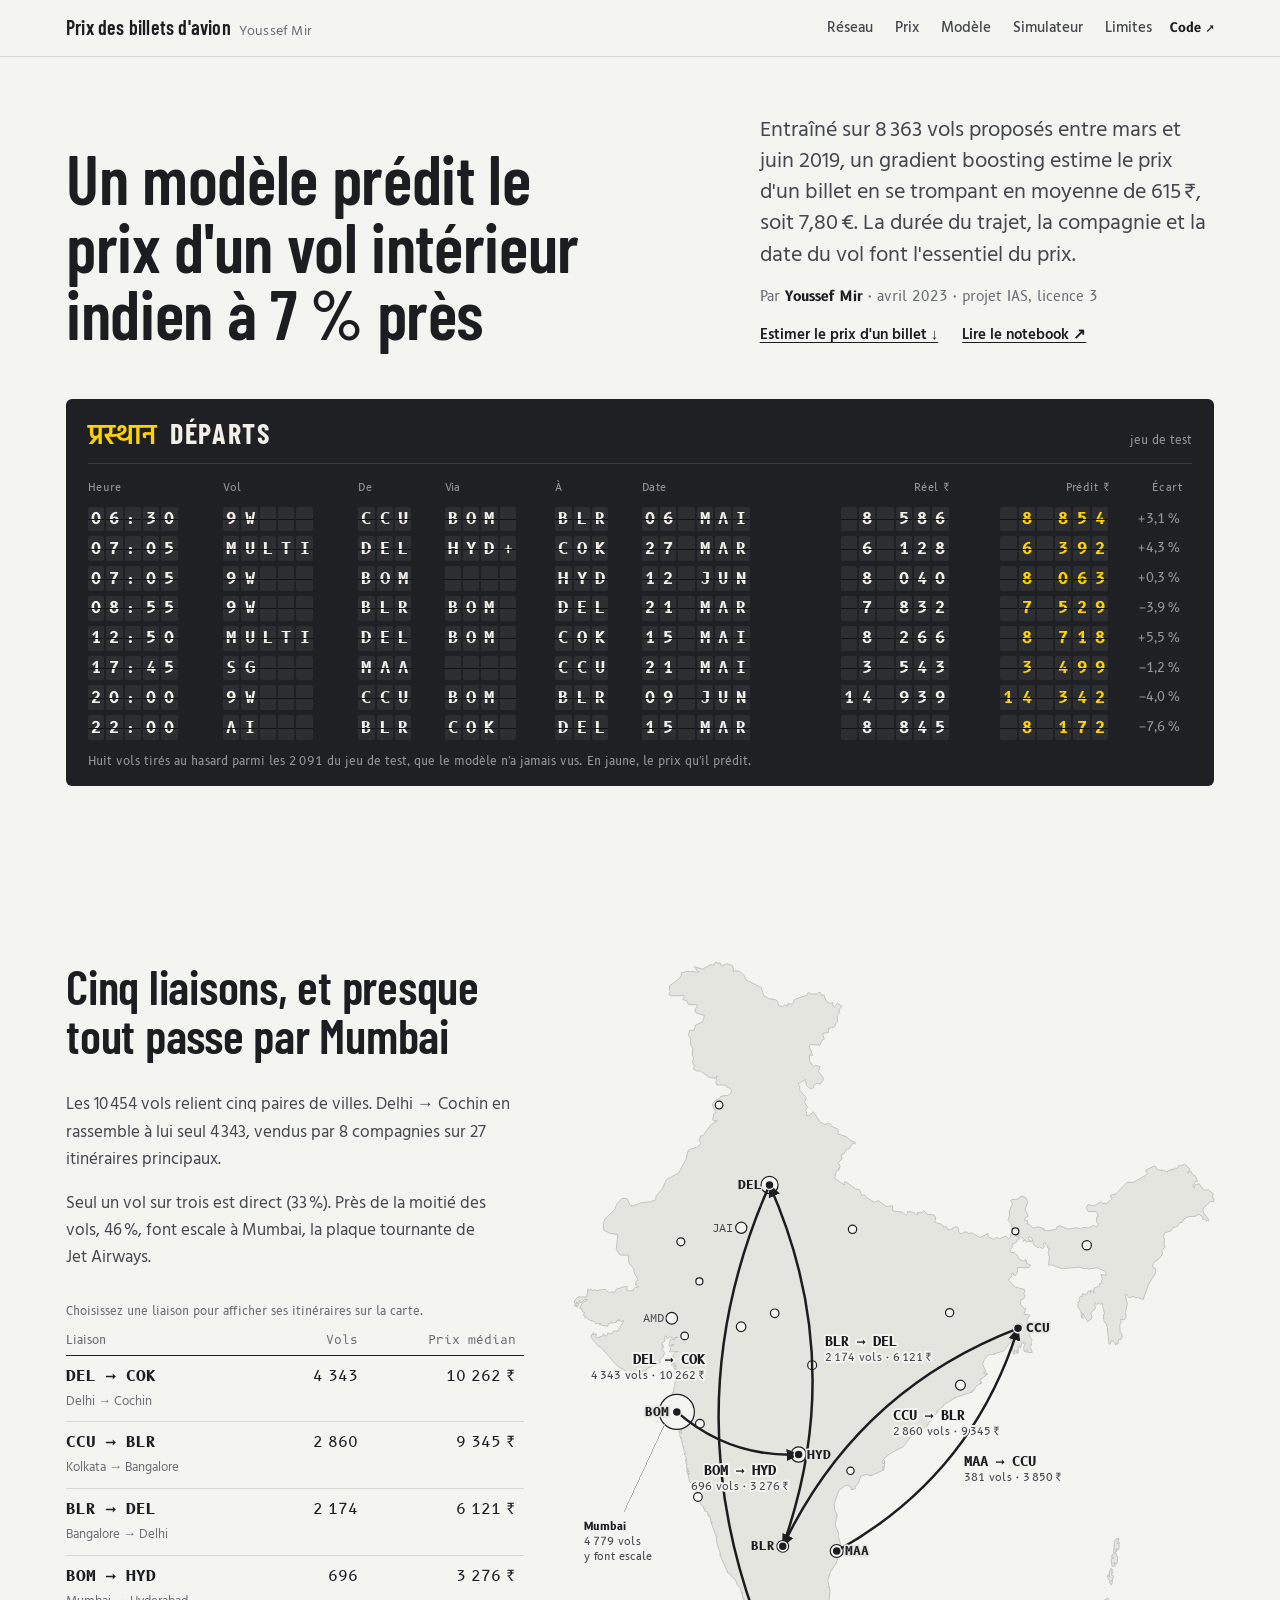
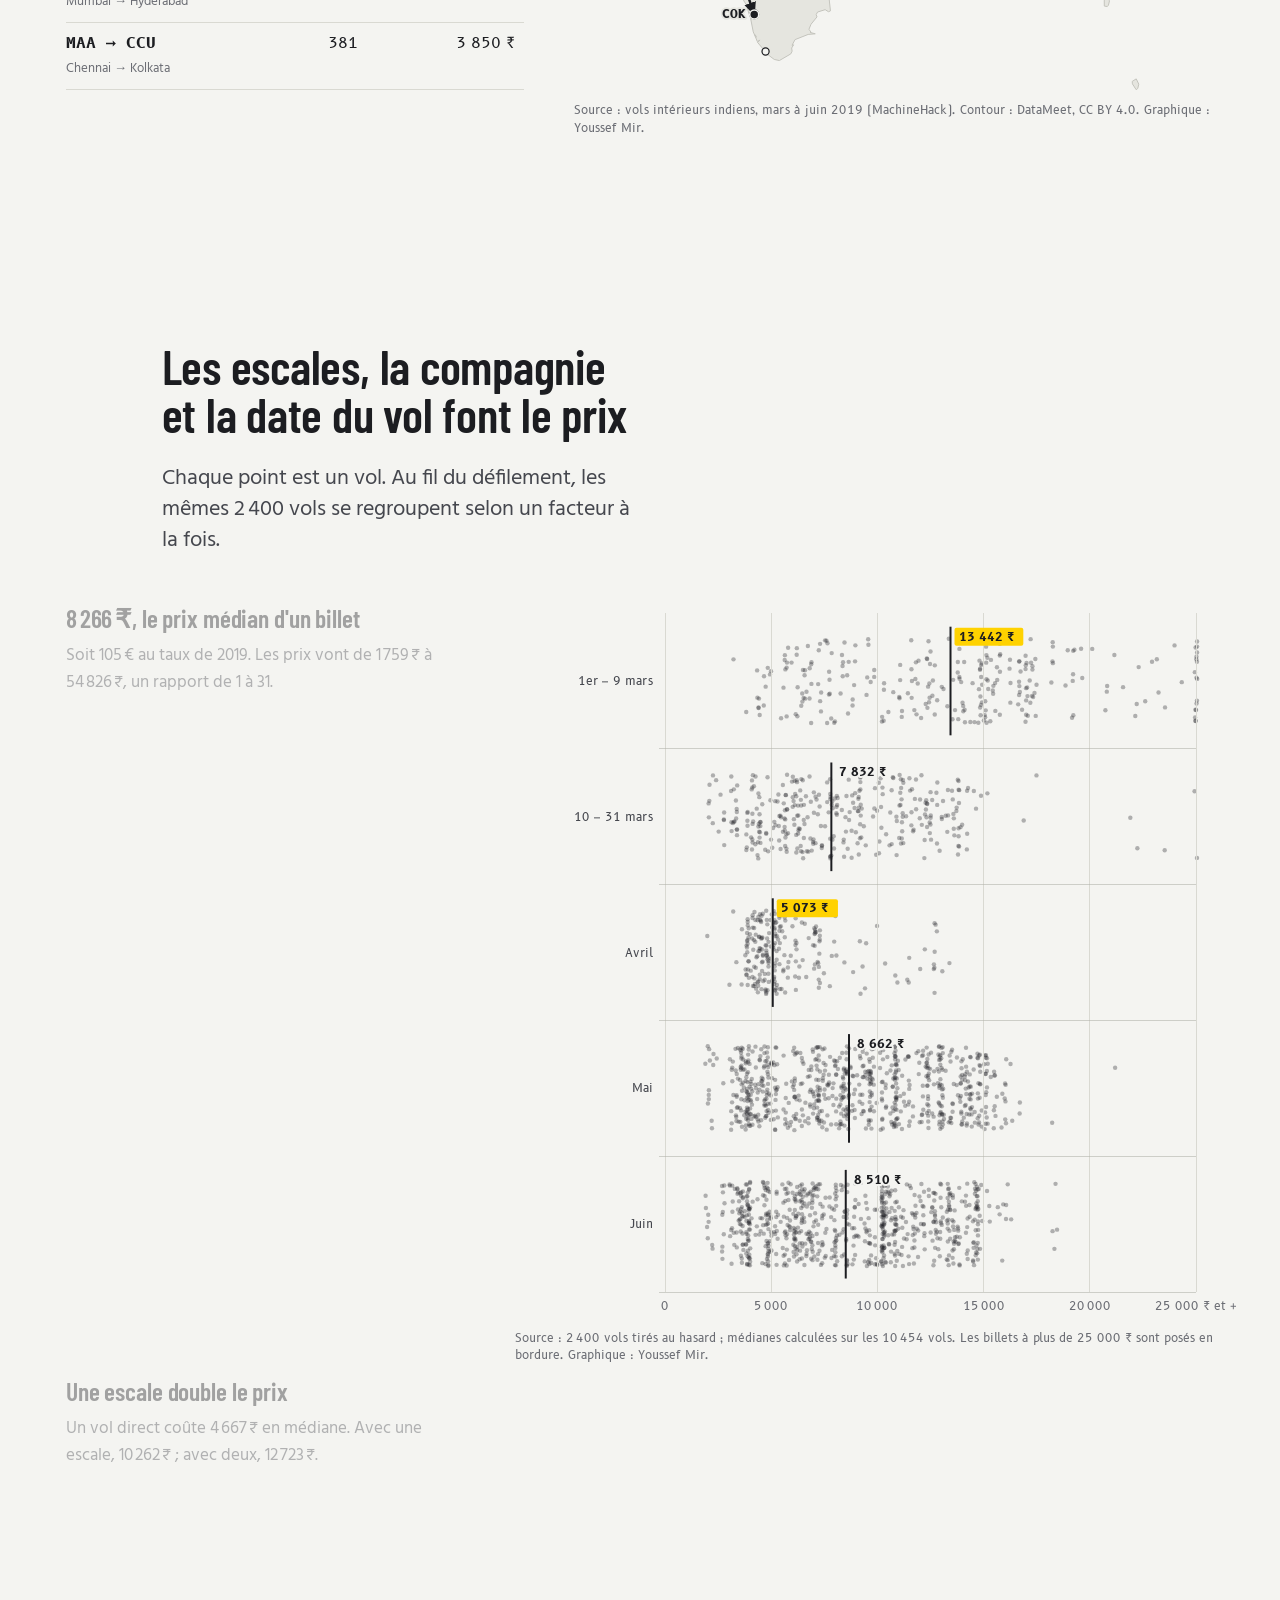
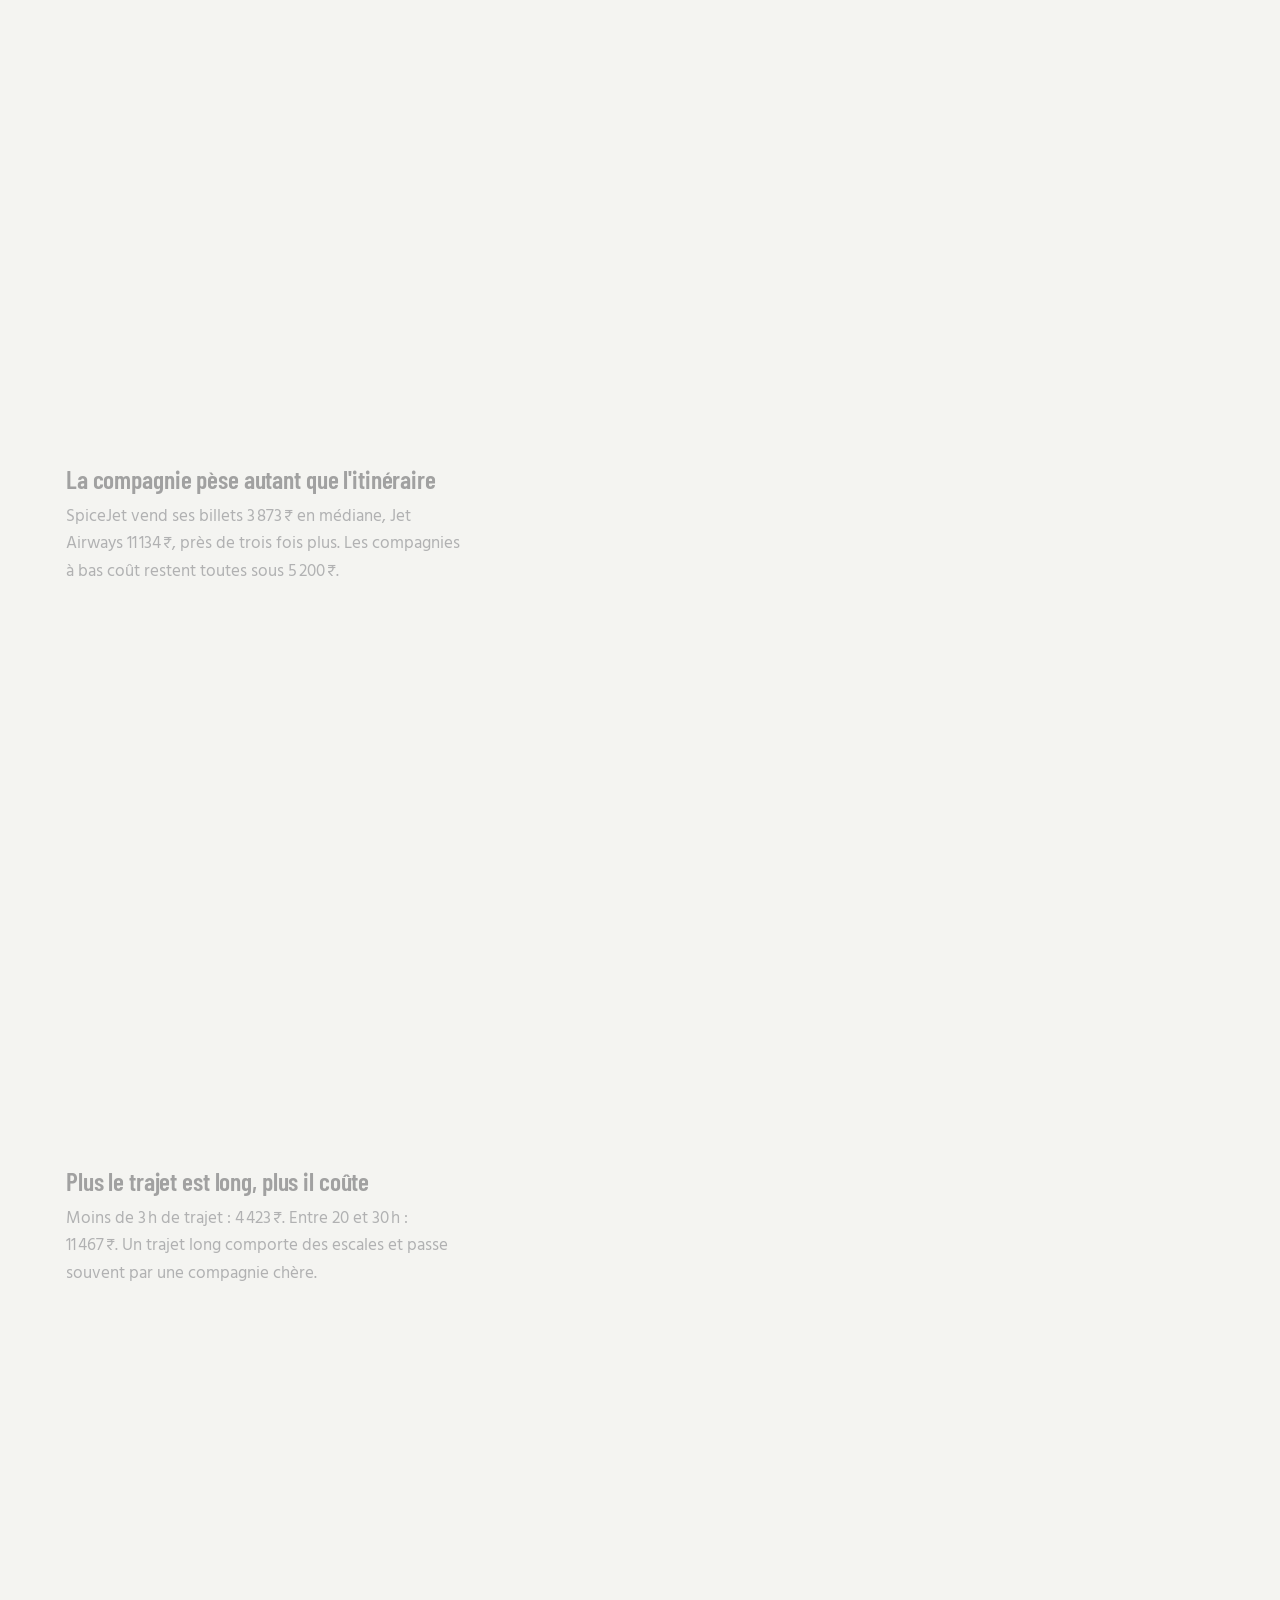
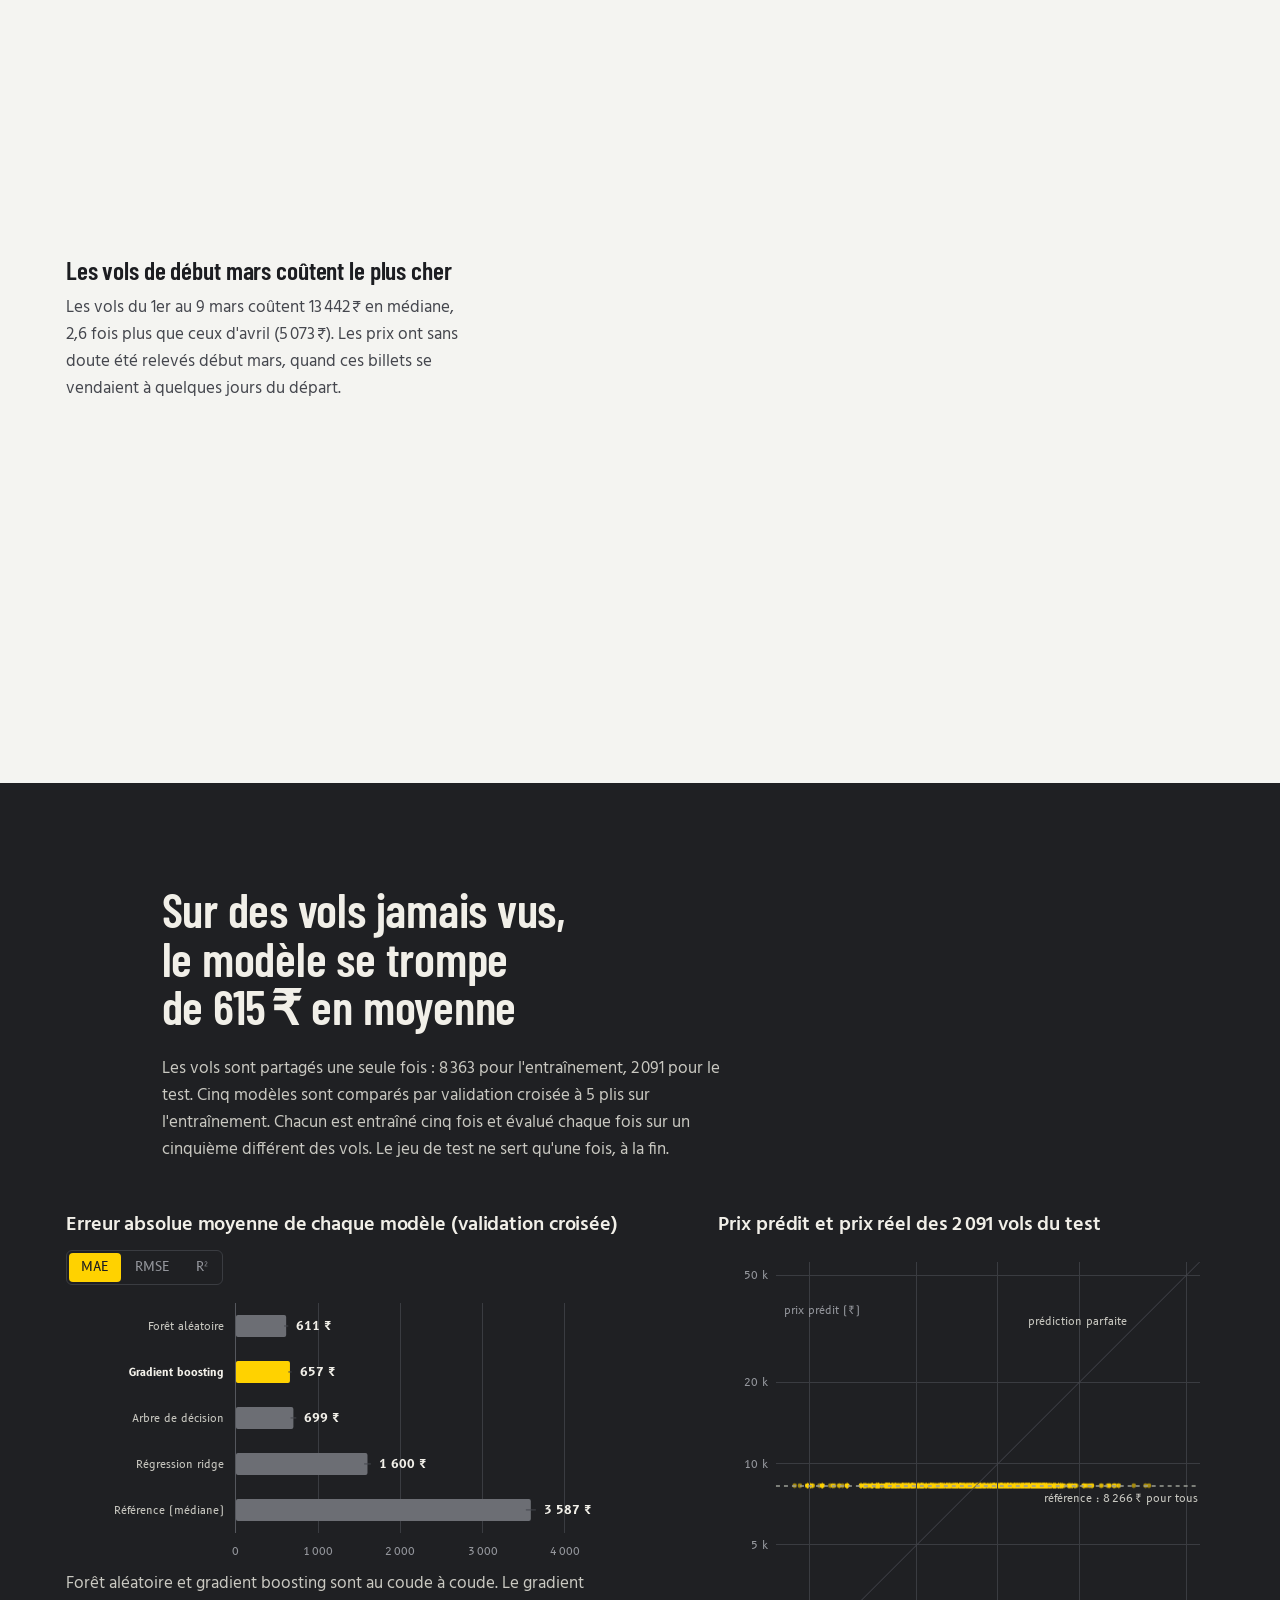
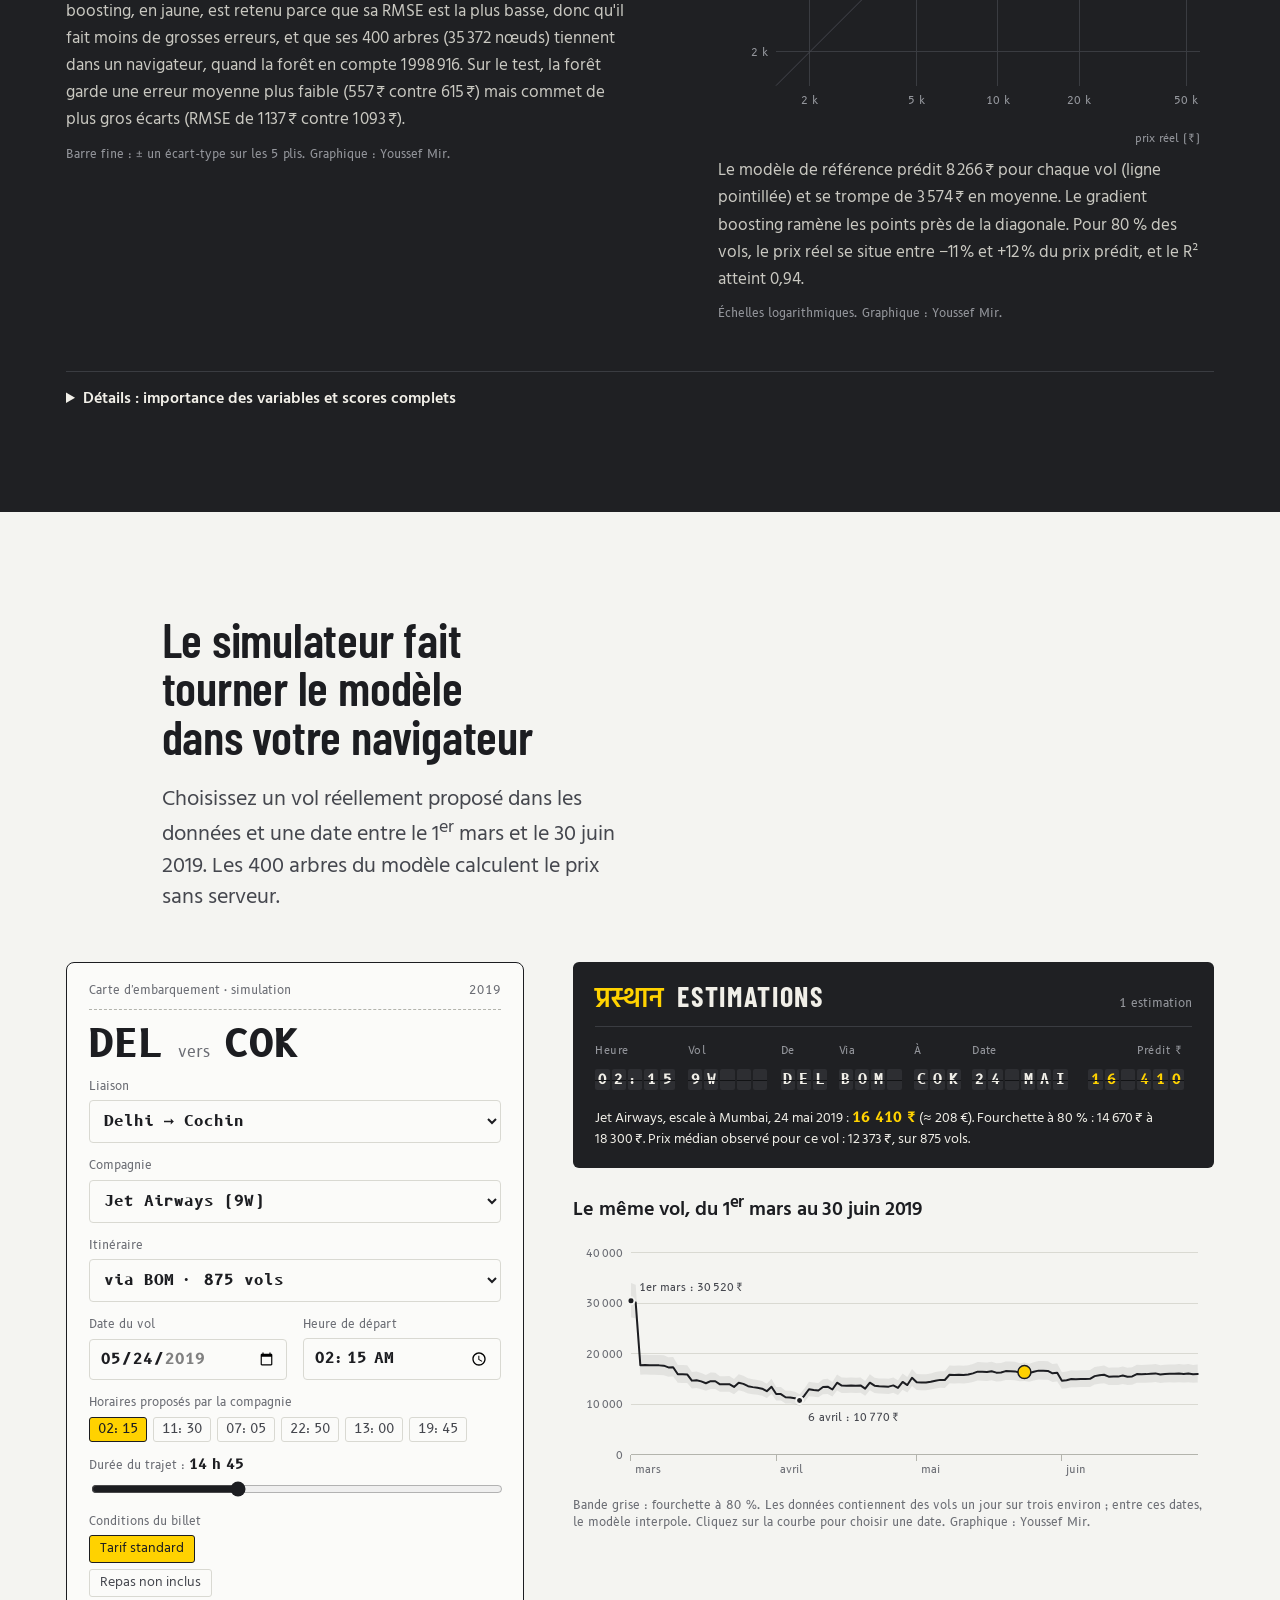
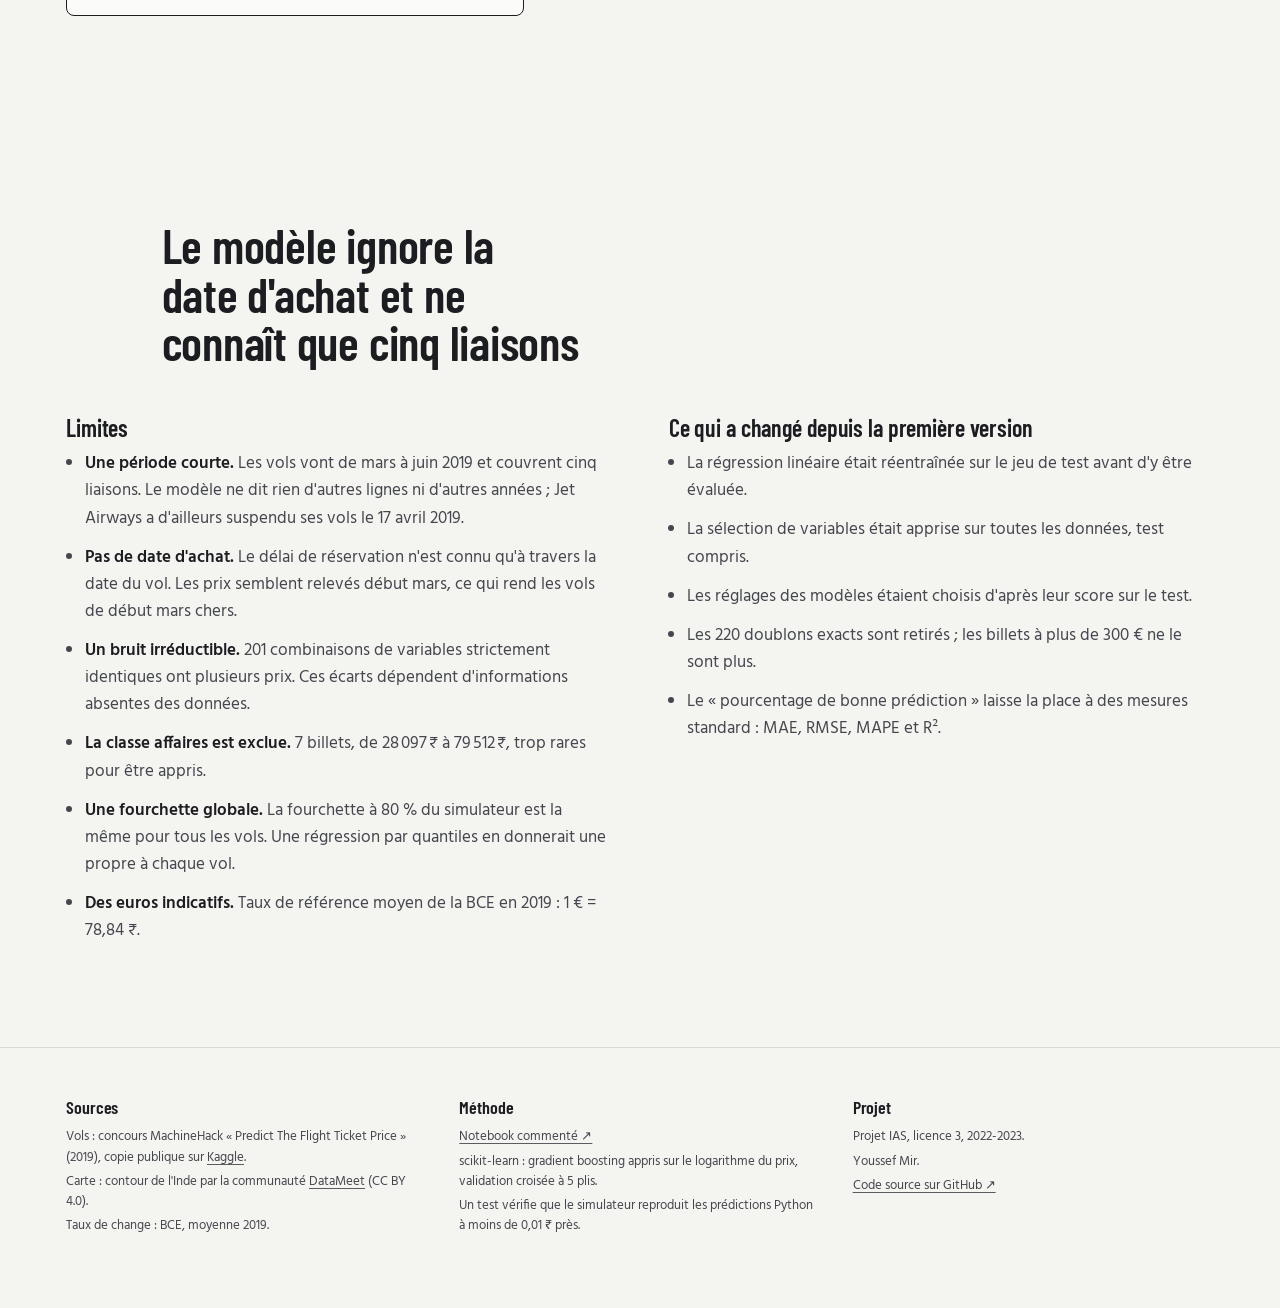
<file: index.html>
<!doctype html>
<html lang="fr">
<head>
  <meta charset="utf-8">
  <meta name="viewport" content="width=device-width, initial-scale=1, viewport-fit=cover">
  <title>Prix des billets d'avion</title>
  <meta name="description" content="Un modèle de gradient boosting prédit le prix d'un vol intérieur indien à 7 % près, à partir de la compagnie, de l'itinéraire, de la date et de l'horaire. Récit interactif et simulateur.">
  <meta property="og:type" content="article">
  <meta property="og:title" content="Un modèle prédit le prix d'un vol intérieur indien à 7 % près">
  <meta property="og:description" content="10 454 vols, cinq modèles comparés et un simulateur qui fait tourner le modèle dans le navigateur.">
  <meta property="og:image" content="https://youssefmir.github.io/Prediction-of-the-price-of-airline-tickets-for-an-Indian-company-/cover.png">
  <meta name="twitter:card" content="summary_large_image">
  <link rel="preconnect" href="https://fonts.googleapis.com">
  <link rel="preconnect" href="https://fonts.gstatic.com" crossorigin>
  <link rel="stylesheet" href="https://fonts.googleapis.com/css2?family=B612:ital,wght@0,400;0,700;1,400&family=B612+Mono:wght@400;700&family=Barlow+Condensed:wght@500;600;700&family=Hind:wght@400;500;600;700&display=swap">
  <link rel="stylesheet" href="frame.css">
  <link rel="stylesheet" href="styles.css">
</head>
<body>
  <a class="skip-link" href="#contenu">Aller au contenu</a>

  <header class="topbar">
    <div class="wrap topbar__inner">
      <a class="brand" href="#top">Prix des billets d'avion <span class="brand__sub">Youssef Mir</span></a>
      <nav class="sitenav" aria-label="Sections">
        <a href="#reseau">Réseau</a>
        <a href="#prix">Prix</a>
        <a href="#modele">Modèle</a>
        <a href="#simulateur">Simulateur</a>
        <a href="#limites">Limites</a>
      </nav>
      <a class="codelink" href="https://github.com/youssefmir/Prediction-of-the-price-of-airline-tickets-for-an-Indian-company-">Code ↗</a>
    </div>
  </header>

  <main id="contenu">
    <!-- En-tête : titre, chapô et tableau des départs -->
    <section class="lead" id="top">
      <div class="wrap lead__grid">
        <h1 class="headline">Un modèle prédit le prix d'un vol intérieur indien à 7&nbsp;% près</h1>
        <div class="lead__text">
          <p class="standfirst">
            Entraîné sur <span data-k="meta.train"></span> vols proposés entre mars et juin 2019, un
            gradient boosting estime le prix d'un billet en se trompant en moyenne de
            <span data-k="kpi.MAE" data-unit="₹"></span>, soit <span data-k="kpi.MAE_EUR"></span>. La durée
            du trajet, la compagnie et la date du vol font l'essentiel du prix.
          </p>
          <p class="byline">Par <b>Youssef Mir</b> · avril 2023 · projet IAS, licence 3</p>
          <p class="lead__links">
            <a class="textlink" href="#simulateur">Estimer le prix d'un billet ↓</a>
            <a class="textlink" href="https://github.com/youssefmir/Prediction-of-the-price-of-airline-tickets-for-an-Indian-company-/blob/main/notebooks/prediction_prix_billets.ipynb">Lire le notebook ↗</a>
          </p>
        </div>

        <figure class="board" aria-labelledby="board-caption">
          <div class="board__head">
            <span class="board__hindi" lang="hi">प्रस्थान</span>
            <span class="board__latin">Départs</span>
            <span class="board__clock">jeu de test</span>
          </div>
          <div class="board__scroll">
            <table id="board-table">
              <caption class="sr-only">Vols du jeu de test : prix réel et prix prédit par le modèle</caption>
              <thead>
                <tr>
                  <th scope="col" data-col="dep">Heure</th>
                  <th scope="col" data-col="code">Vol</th>
                  <th scope="col" data-col="from">De</th>
                  <th scope="col" data-col="via">Via</th>
                  <th scope="col" data-col="to">À</th>
                  <th scope="col" data-col="date">Date</th>
                  <th scope="col" data-col="price" class="is-num">Réel ₹</th>
                  <th scope="col" data-col="pred" class="is-num">Prédit ₹</th>
                  <th scope="col" data-col="gap" class="is-num">Écart</th>
                </tr>
              </thead>
              <tbody></tbody>
            </table>
          </div>
          <figcaption class="board__foot" id="board-caption">
            Huit vols tirés au hasard parmi les <span data-k="meta.test"></span> du jeu de test, que le modèle
            n'a jamais vus. En jaune, le prix qu'il prédit.
          </figcaption>
        </figure>
      </div>
    </section>

    <!-- Le réseau -->
    <section class="chapter" id="reseau">
      <div class="wrap network">
        <div class="network__side">
          <h2 class="title">Cinq liaisons, et presque tout passe par Mumbai</h2>
          <div class="text" id="network-text"></div>
          <table class="timetable" id="timetable">
            <caption>Choisissez une liaison pour afficher ses itinéraires sur la carte.</caption>
            <thead>
              <tr>
                <th scope="col">Liaison</th>
                <th scope="col" class="is-num">Vols</th>
                <th scope="col" class="is-num">Prix médian</th>
              </tr>
            </thead>
            <tbody></tbody>
          </table>
        </div>
        <figure class="chart map">
          <div id="map"></div>
          <figcaption class="source">
            Source : vols intérieurs indiens, mars à juin 2019 (MachineHack). Contour : DataMeet, CC BY 4.0.
            Graphique : Youssef Mir.
          </figcaption>
        </figure>
      </div>
    </section>

    <!-- Ce qui fait le prix : séquence de défilement -->
    <section class="chapter" id="prix">
      <div class="wrap">
        <div class="chapter__intro">
          <h2 class="title">Les escales, la compagnie et la date du vol font le prix</h2>
          <p class="standfirst">
            Chaque point est un vol. Au fil du défilement, les mêmes <span data-k="strip.size"></span> vols se
            regroupent selon un facteur à la fois.
          </p>
        </div>
        <div class="scrolly">
          <div class="scrolly__steps" id="steps"></div>
          <figure class="scrolly__graphic chart">
            <div class="strip" id="strip" role="img" aria-label="Nuage de points des prix des billets, regroupés selon le facteur décrit dans le texte"></div>
            <figcaption class="source">
              Source : <span data-k="strip.size"></span> vols tirés au hasard ; médianes calculées sur les
              <span data-k="meta.flights"></span> vols. Les billets à plus de 25 000 ₹ sont posés en bordure.
              Graphique : Youssef Mir.
            </figcaption>
          </figure>
        </div>
      </div>
    </section>

    <!-- Le modèle : bandeau sombre -->
    <section class="chapter band" id="modele">
      <div class="wrap">
        <div class="chapter__intro">
          <h2 class="title">Sur des vols jamais vus, le modèle se trompe de <span data-k="kpi.MAE" data-unit="₹"></span> en moyenne</h2>
          <div class="text">
            <p>
              Les vols sont partagés une seule fois : <span data-k="meta.train"></span> pour
              l'entraînement, <span data-k="meta.test"></span> pour le test. Cinq modèles sont comparés
              par validation croisée à 5 plis sur l'entraînement. Chacun est entraîné cinq fois et évalué chaque
              fois sur un cinquième différent des vols. Le jeu de test ne sert qu'une fois, à la fin.
            </p>
          </div>
        </div>

        <div class="band__grid">
          <figure class="chart">
            <div class="fig__head">
              <h3 class="fig__title" id="leaderboard-title">Erreur moyenne de chaque modèle en validation croisée</h3>
              <div class="seg" id="metric-seg" role="group" aria-label="Mesure de l'erreur"></div>
            </div>
            <div id="leaderboard"></div>
            <div class="text" id="choice-text"></div>
            <figcaption class="source">Barre fine : ± un écart-type sur les 5 plis. Graphique : Youssef Mir.</figcaption>
          </figure>

          <figure class="chart">
            <h3 class="fig__title">Prix prédit et prix réel des <span data-k="meta.test"></span> vols du test</h3>
            <div class="cloud" id="cloud"></div>
            <div class="text" id="cloud-text"></div>
            <figcaption class="source">Échelles logarithmiques. Graphique : Youssef Mir.</figcaption>
          </figure>
        </div>

        <details class="details">
          <summary>Détails : importance des variables et scores complets</summary>
          <div class="details__grid">
            <figure class="chart">
              <h3 class="fig__title">Hausse de l'erreur moyenne quand on brouille une variable</h3>
              <div id="importance"></div>
              <figcaption class="source">Importance par permutation, mesurée sur le jeu de test.</figcaption>
            </figure>
            <div class="chart">
              <div id="leaderboard-table"></div>
              <div id="test-table"></div>
              <div id="importance-table"></div>
            </div>
          </div>
        </details>
      </div>
    </section>

    <!-- Simulateur -->
    <section class="chapter" id="simulateur">
      <div class="wrap">
        <div class="chapter__intro">
          <h2 class="title">Le simulateur fait tourner le modèle dans votre navigateur</h2>
          <p class="standfirst">
            Choisissez un vol réellement proposé dans les données et une date entre le 1<sup>er</sup> mars et le
            30 juin 2019. Les <span data-k="meta.trees"></span> arbres du modèle calculent le prix sans serveur.
          </p>
        </div>

        <div class="sim">
          <form class="pass" id="sim-form" novalidate>
            <div class="pass__top"><span>Carte d'embarquement · simulation</span><span>2019</span></div>
            <div class="pass__codes" aria-hidden="true"><b id="pass-from"></b><span>vers</span><b id="pass-to"></b></div>
            <div class="field">
              <label for="sim-pair">Liaison</label>
              <select id="sim-pair"></select>
            </div>
            <div class="field">
              <label for="sim-airline">Compagnie</label>
              <select id="sim-airline"></select>
            </div>
            <div class="field">
              <label for="sim-route">Itinéraire</label>
              <select id="sim-route"></select>
            </div>
            <div class="pass__row">
              <div class="field">
                <label for="sim-date">Date du vol</label>
                <input type="date" id="sim-date" min="2019-03-01" max="2019-06-30" required>
              </div>
              <div class="field">
                <label for="sim-dep">Heure de départ</label>
                <input type="time" id="sim-dep" step="300" required>
              </div>
            </div>
            <div class="field">
              <span class="field__label" id="sim-deps-label">Horaires proposés par la compagnie</span>
              <div class="chips" id="sim-deps" role="group" aria-labelledby="sim-deps-label"></div>
            </div>
            <div class="field">
              <label for="sim-duration">Durée du trajet : <output class="range-out" id="sim-duration-out" for="sim-duration"></output></label>
              <input type="range" id="sim-duration" min="60" max="2400" step="5">
            </div>
            <div class="pass__row">
              <div class="field">
                <span class="field__label" id="sim-info-label">Conditions du billet</span>
                <div class="chips" id="sim-info" role="group" aria-labelledby="sim-info-label"></div>
              </div>
              <div class="field" id="sim-cabin-field">
                <span class="field__label" id="sim-cabin-label">Cabine</span>
                <div class="chips" id="sim-cabin" role="group" aria-labelledby="sim-cabin-label"></div>
              </div>
            </div>
          </form>

          <div class="estimate">
            <figure class="board" aria-live="polite" aria-labelledby="estimate-caption">
              <div class="board__head">
                <span class="board__hindi" lang="hi">प्रस्थान</span>
                <span class="board__latin">Estimations</span>
                <span class="board__clock" id="estimate-count"></span>
              </div>
              <div class="board__scroll">
                <table id="estimate-table">
                  <caption class="sr-only" id="estimate-caption">Prix prédits pour vos derniers vols simulés</caption>
                  <thead>
                    <tr>
                      <th scope="col" data-col="dep">Heure</th>
                      <th scope="col" data-col="code">Vol</th>
                      <th scope="col" data-col="from">De</th>
                      <th scope="col" data-col="via">Via</th>
                      <th scope="col" data-col="to">À</th>
                      <th scope="col" data-col="date">Date</th>
                      <th scope="col" data-col="pred" class="is-num">Prédit ₹</th>
                    </tr>
                  </thead>
                  <tbody></tbody>
                </table>
              </div>
              <p class="estimate__band" id="sim-band"></p>
            </figure>

            <figure class="chart">
              <h3 class="fig__title">Le même vol, du 1<sup>er</sup> mars au 30 juin 2019</h3>
              <div id="sim-curve"></div>
              <p class="source" id="sim-curve-note"></p>
            </figure>
          </div>
        </div>
      </div>
    </section>

    <!-- Limites -->
    <section class="chapter" id="limites">
      <div class="wrap">
        <div class="chapter__intro">
          <h2 class="title">Le modèle ignore la date d'achat et ne connaît que cinq liaisons</h2>
        </div>
        <div class="closing">
          <div>
            <h3>Limites</h3>
            <ul>
              <li><strong>Une période courte.</strong> Les vols vont de mars à juin 2019 et couvrent cinq liaisons. Le modèle ne dit rien d'autres lignes ni d'autres années ; Jet Airways a d'ailleurs suspendu ses vols le 17 avril 2019.</li>
              <li><strong>Pas de date d'achat.</strong> Le délai de réservation n'est connu qu'à travers la date du vol. Les prix semblent relevés début mars, ce qui rend les vols de début mars chers.</li>
              <li><strong>Un bruit irréductible.</strong> <span data-k="meta.conflicts"></span> combinaisons de variables strictement identiques ont plusieurs prix. Ces écarts dépendent d'informations absentes des données.</li>
              <li><strong>La classe affaires est exclue.</strong> <span data-k="meta.business.n"></span> billets, de <span data-k="meta.business.min" data-unit="₹"></span> à <span data-k="meta.business.max" data-unit="₹"></span>, trop rares pour être appris.</li>
              <li><strong>Une fourchette globale.</strong> La fourchette à 80 % du simulateur est la même pour tous les vols. Une régression par quantiles en donnerait une propre à chaque vol.</li>
              <li><strong>Des euros indicatifs.</strong> Taux de référence moyen de la BCE en 2019 : 1 € = <span data-k="meta.inrPerEur"></span> ₹.</li>
            </ul>
          </div>
          <div>
            <h3>Ce qui a changé depuis la première version</h3>
            <ul>
              <li>La régression linéaire était réentraînée sur le jeu de test avant d'y être évaluée.</li>
              <li>La sélection de variables était apprise sur toutes les données, test compris.</li>
              <li>Les réglages des modèles étaient choisis d'après leur score sur le test.</li>
              <li>Les <span data-k="meta.duplicates"></span> doublons exacts sont retirés ; les billets à plus de 300 € ne le sont plus.</li>
              <li>Le « pourcentage de bonne prédiction » laisse la place à des mesures standard : MAE, RMSE, MAPE et R².</li>
            </ul>
          </div>
        </div>
      </div>
    </section>
  </main>

  <footer class="footer">
    <div class="wrap footer__grid">
      <div>
        <h2>Sources</h2>
        <ul>
          <li>Vols : concours MachineHack « Predict The Flight Ticket Price » (2019), copie publique sur <a href="https://www.kaggle.com/datasets/nikhilmittal/flight-fare-prediction-mh">Kaggle</a>.</li>
          <li>Carte : contour de l'Inde par la communauté <a href="https://github.com/datameet/maps">DataMeet</a> (CC BY 4.0).</li>
          <li>Taux de change : BCE, moyenne 2019.</li>
        </ul>
      </div>
      <div>
        <h2>Méthode</h2>
        <ul>
          <li><a href="https://github.com/youssefmir/Prediction-of-the-price-of-airline-tickets-for-an-Indian-company-/blob/main/notebooks/prediction_prix_billets.ipynb">Notebook commenté ↗</a></li>
          <li>scikit-learn : gradient boosting appris sur le logarithme du prix, validation croisée à 5 plis.</li>
          <li>Un test vérifie que le simulateur reproduit les prédictions Python à moins de 0,01 ₹ près.</li>
        </ul>
      </div>
      <div>
        <h2>Projet</h2>
        <ul>
          <li>Projet IAS, licence 3, 2022-2023.</li>
          <li>Youssef Mir.</li>
          <li><a href="https://github.com/youssefmir/Prediction-of-the-price-of-airline-tickets-for-an-Indian-company-">Code source sur GitHub ↗</a></li>
        </ul>
      </div>
    </div>
  </footer>

  <script src="data.js"></script>
  <script src="frame.js"></script>
  <script src="model.js"></script>
  <script src="app.js"></script>
</body>
</html>
</file>
<file: frame.css>
/* ==========================================================================
   Socle visuel du site
   --------------------------------------------------------------------------
   Typographie, grille, barre de navigation, pied de page, figures
   (graphiques), infobulle, vue tableau et contrôles.

   Ce fichier ne contient AUCUNE couleur littérale. La page définit ses
   tokens, en clair et en sombre, dans styles.css :
     --bg  --surface  --ink  --ink-2  --muted  --line  --axis
     --accent  --accent-ink  --font-display
   ========================================================================== */

:root {
  /* Polices : chaque page définit les siennes (--font-body, --font-mono, --font-display) */
  --font-body: system-ui, -apple-system, "Segoe UI", sans-serif;
  --font-mono: ui-monospace, SFMono-Regular, Menlo, Consolas, monospace;
  --font-heading: var(--font-display);

  --maxw: 1180px;
  --measure: 66ch;
  --radius: 10px;
  --topbar-h: 56px;

  /* Échelle typographique (ratio ~1.25, titres fluides) */
  --step--1: 0.8125rem;
  --step-0: 1.0625rem;
  --step-1: 1.25rem;
  --step-2: clamp(1.45rem, 1.25rem + 0.9vw, 1.8rem);
  --step-3: clamp(1.85rem, 1.45rem + 1.8vw, 2.65rem);
  --step-4: clamp(2.4rem, 1.6rem + 3.6vw, 4.25rem);
  --step-5: clamp(2.9rem, 1.7rem + 5.8vw, 6.25rem);

  /* Espacements */
  --space-1: 4px;
  --space-2: 8px;
  --space-3: 12px;
  --space-4: 16px;
  --space-5: 24px;
  --space-6: 32px;
  --space-7: 48px;
  --space-8: 72px;
  --space-9: 112px;
}

*,
*::before,
*::after {
  box-sizing: border-box;
}

html {
  -webkit-text-size-adjust: 100%;
  text-size-adjust: 100%;
  scroll-behavior: smooth;
  scroll-padding-top: calc(var(--topbar-h) + 16px);
  padding-top: env(safe-area-inset-top, 0px);
  padding-bottom: env(safe-area-inset-bottom, 0px);
}

body {
  margin: 0;
  background: var(--bg);
  color: var(--ink);
  font-family: var(--font-body);
  font-size: var(--step-0);
  line-height: 1.6;
  text-rendering: optimizeLegibility;
  -webkit-font-smoothing: antialiased;
}

/* Bande peinte sous la zone système (encoche) quand la barre est collante */
body::before {
  content: "";
  position: fixed;
  inset: 0 0 auto;
  height: env(safe-area-inset-top, 0px);
  z-index: 30;
  background: var(--bg);
}

img,
svg,
canvas {
  max-width: 100%;
}

[hidden] {
  display: none !important;
}

h1,
h2,
h3,
h4 {
  margin: 0;
  font-family: var(--font-heading);
  line-height: 1.08;
  text-wrap: balance;
}

p {
  margin: 0;
  text-wrap: pretty;
}

a {
  color: inherit;
  text-decoration-thickness: 1px;
  text-underline-offset: 3px;
  text-decoration-color: color-mix(in oklab, var(--accent) 70%, transparent);
}

a:hover {
  text-decoration-color: var(--accent);
}

:focus-visible {
  outline: 2px solid var(--accent);
  outline-offset: 2px;
  border-radius: 4px;
}

::selection {
  background: color-mix(in oklab, var(--accent) 30%, transparent);
}

.sr-only {
  position: absolute;
  width: 1px;
  height: 1px;
  padding: 0;
  margin: -1px;
  overflow: hidden;
  clip: rect(0, 0, 0, 0);
  white-space: nowrap;
  border: 0;
}

.skip-link {
  position: absolute;
  left: -9999px;
  top: 8px;
  z-index: 60;
  padding: 8px 12px;
  border-radius: 8px;
  background: var(--ink);
  color: var(--bg);
}

.skip-link:focus {
  left: max(16px, env(safe-area-inset-left, 0px));
}

/* ---------- Conteneur et sections ---------- */

.wrap {
  width: 100%;
  max-width: var(--maxw);
  margin-inline: auto;
  padding-left: max(16px, env(safe-area-inset-left, 0px));
  padding-right: max(16px, env(safe-area-inset-right, 0px));
}

.section {
  padding-block: var(--space-8);
}

.section + .section {
  border-top: 1px solid var(--line);
}

.section__head {
  display: grid;
  gap: var(--space-3);
  max-width: var(--measure);
  margin-bottom: var(--space-6);
}

.eyebrow {
  font: 600 0.8125rem/1.3 var(--font-body);
  color: var(--muted);
}

.title-xl {
  font-size: var(--step-5);
  letter-spacing: -0.02em;
}

.title-lg {
  font-size: var(--step-4);
  letter-spacing: -0.015em;
}

.title-md {
  font-size: var(--step-3);
  letter-spacing: -0.01em;
}

.title-sm {
  font-size: var(--step-2);
}

.lede {
  font-size: var(--step-1);
  line-height: 1.5;
  color: var(--ink-2);
  max-width: var(--measure);
}

.prose {
  display: grid;
  gap: 1em;
  max-width: var(--measure);
  color: var(--ink-2);
}

.prose strong {
  color: var(--ink);
  font-weight: 600;
}

.mono {
  font-family: var(--font-mono);
}

.num {
  font-variant-numeric: tabular-nums;
}

/* ---------- Barre de navigation ---------- */

.topbar {
  position: sticky;
  top: env(safe-area-inset-top, 0px);
  z-index: 40;
  background: var(--bg);
  border-bottom: 1px solid var(--line);
}

.topbar__inner {
  display: flex;
  align-items: center;
  gap: var(--space-4);
  min-height: var(--topbar-h);
}

.brand {
  display: inline-flex;
  align-items: baseline;
  gap: 8px;
  font-weight: 600;
  font-size: 0.9375rem;
  text-decoration: none;
  white-space: nowrap;
}

.brand__sub {
  color: var(--muted);
  font-weight: 500;
}

.sitenav {
  display: flex;
  gap: 18px;
  margin-left: auto;
  min-width: 0;
  overflow-x: auto;
  scrollbar-width: none;
}

.sitenav::-webkit-scrollbar {
  display: none;
}

.sitenav a {
  flex: none;
  padding: 6px 2px;
  font-size: 0.875rem;
  font-weight: 500;
  color: var(--ink-2);
  text-decoration: none;
  white-space: nowrap;
  box-shadow: inset 0 -2px 0 transparent;
}

.sitenav a:hover {
  color: var(--ink);
}

.sitenav a[aria-current] {
  color: var(--ink);
  box-shadow: inset 0 -2px 0 var(--accent);
}

.codelink {
  flex: none;
  font-size: 0.875rem;
  font-weight: 600;
  text-decoration: none;
  color: var(--ink);
}

.codelink:hover {
  text-decoration: underline;
}

@media (max-width: 720px) {
  .brand__sub,
  .codelink {
    display: none;
  }

  .sitenav a {
    padding: 6px 9px;
    font-size: 0.8125rem;
  }
}

/* ---------- Chiffres clés (tuiles) ---------- */

.kpis {
  display: grid;
  grid-template-columns: repeat(auto-fit, minmax(min(100%, 190px), 1fr));
  gap: var(--space-5) var(--space-5);
}

.kpi {
  display: grid;
  align-content: start;
  gap: 6px;
  padding-top: var(--space-3);
  border-top: 1px solid var(--line);
  min-width: 0;
}

.kpi__value {
  font: 600 clamp(1.9rem, 1.4rem + 1.8vw, 2.8rem)/1 var(--font-body);
  letter-spacing: -0.02em;
  color: var(--ink);
}

.kpi__unit {
  font-size: 0.55em;
  font-weight: 500;
  letter-spacing: 0;
  color: var(--ink-2);
  margin-left: 2px;
}

.kpi__label {
  font-size: var(--step--1);
  line-height: 1.4;
  color: var(--ink-2);
}

/* ---------- Figures (graphiques) ---------- */

.fig {
  margin: 0;
  display: grid;
  gap: var(--space-3);
  min-width: 0;
}

.fig__head {
  display: flex;
  flex-wrap: wrap;
  align-items: flex-end;
  justify-content: space-between;
  gap: var(--space-3) var(--space-5);
}

.fig__titles {
  display: grid;
  gap: 2px;
  min-width: 0;
  max-width: var(--measure);
}

.fig__title {
  font: 600 var(--step-1)/1.3 var(--font-body);
  color: var(--ink);
  text-wrap: balance;
}

.fig__sub {
  font-size: var(--step--1);
  color: var(--ink-2);
}

.fig__plot {
  position: relative;
  min-width: 0;
}

.fig__plot > svg {
  display: block;
  width: 100%;
  height: auto;
  overflow: visible;
}

.fig__note {
  font-size: var(--step--1);
  line-height: 1.5;
  color: var(--muted);
  max-width: var(--measure);
}

/* Habillage SVG commun */
.axis text,
.chart-label {
  fill: var(--muted);
  font-family: var(--font-body);
  font-size: 12px;
  font-weight: 500;
  font-variant-numeric: tabular-nums;
}

.chart-label--ink {
  fill: var(--ink-2);
}

.chart-label--strong {
  fill: var(--ink);
  font-weight: 600;
}

.grid line {
  stroke: var(--line);
  stroke-width: 1;
  shape-rendering: crispEdges;
}

.baseline {
  stroke: var(--axis);
  stroke-width: 1;
  shape-rendering: crispEdges;
}

.hit {
  fill: transparent;
  stroke: none;
  cursor: crosshair;
}

[tabindex].mark:focus-visible,
.mark.is-hot {
  outline: none;
  filter: brightness(1.08) saturate(1.1);
}

/* ---------- Légende ---------- */

.legend {
  display: flex;
  flex-wrap: wrap;
  gap: 6px 18px;
  margin: 0;
  padding: 0;
  list-style: none;
  font-size: var(--step--1);
  color: var(--ink-2);
}

.legend li {
  display: inline-flex;
  align-items: center;
  gap: 7px;
}

.legend__key {
  flex: none;
  width: 12px;
  height: 12px;
  border-radius: 3px;
}

.legend__key--line {
  width: 18px;
  height: 2px;
  border-radius: 1px;
}

.legend__key--dot {
  width: 10px;
  height: 10px;
  border-radius: 50%;
}

/* ---------- Contrôles ---------- */

.controls {
  display: flex;
  flex-wrap: wrap;
  align-items: center;
  gap: var(--space-3) var(--space-4);
}

.seg {
  display: inline-flex;
  flex-wrap: wrap;
  gap: 2px;
  padding: 2px;
  border: 1px solid var(--line);
  border-radius: 6px;
  background: var(--surface);
}

.seg button {
  font: 500 var(--step--1) / 1 var(--font-body);
  padding: 8px 12px;
  border: 0;
  border-radius: 4px;
  background: transparent;
  color: var(--ink-2);
  cursor: pointer;
}

.seg button:hover {
  color: var(--ink);
}

.seg button[aria-pressed="true"] {
  background: var(--ink);
  color: var(--bg);
}

.field {
  display: grid;
  gap: 6px;
  min-width: 0;
}

.field > label,
.field__label {
  font: 600 0.8125rem/1.2 var(--font-body);
  color: var(--ink-2);
}

select,
input[type="number"],
input[type="date"],
input[type="time"] {
  font: 500 0.9375rem/1.2 var(--font-body);
  color: var(--ink);
  background: var(--surface);
  border: 1px solid var(--line);
  border-radius: 8px;
  padding: 9px 10px;
  min-width: 0;
  max-width: 100%;
}

select:hover,
input:hover {
  border-color: var(--ink-2);
}

input[type="range"] {
  accent-color: var(--accent);
  width: 100%;
}

.btn {
  display: inline-flex;
  align-items: center;
  gap: 8px;
  font: 600 0.9375rem/1 var(--font-body);
  padding: 11px 16px;
  border-radius: 6px;
  border: 1px solid transparent;
  background: var(--accent);
  color: var(--accent-ink);
  cursor: pointer;
  text-decoration: none;
}

.btn--ghost {
  background: transparent;
  color: var(--ink);
  border-color: var(--line);
}

/* ---------- Infobulle ---------- */

.tip {
  position: fixed;
  z-index: 50;
  pointer-events: none;
  max-width: 280px;
  padding: 9px 11px;
  border: 1px solid var(--line);
  border-radius: 9px;
  background: var(--surface);
  color: var(--ink);
  box-shadow: 0 10px 30px color-mix(in oklab, var(--ink) 16%, transparent);
  font: 500 0.8125rem/1.35 var(--font-body);
  font-variant-numeric: tabular-nums;
}

.tip__title {
  margin-bottom: 5px;
  color: var(--ink-2);
  font-weight: 600;
}

.tip__row {
  display: flex;
  align-items: center;
  gap: 8px;
}

.tip__row + .tip__row {
  margin-top: 3px;
}

.tip__key {
  flex: none;
  width: 12px;
  height: 2px;
  border-radius: 1px;
}

.tip__key--dot {
  width: 8px;
  height: 8px;
  border-radius: 50%;
}

.tip__key--box {
  width: 10px;
  height: 10px;
  border-radius: 2px;
}

.tip__value {
  font-weight: 650;
  color: var(--ink);
}

.tip__label {
  color: var(--ink-2);
}

.tip__note {
  margin-top: 6px;
  color: var(--muted);
  font-size: 0.75rem;
}

/* ---------- Vue tableau (jumeau accessible des graphiques) ---------- */

.dataview {
  font-size: var(--step--1);
  color: var(--ink-2);
}

.dataview > summary {
  width: fit-content;
  cursor: pointer;
  font-weight: 500;
  color: var(--ink-2);
}

.dataview > summary:hover {
  color: var(--ink);
}

.dataview__scroll {
  margin-top: var(--space-2);
  max-height: 360px;
  overflow: auto;
  border: 1px solid var(--line);
  border-radius: 8px;
}

.dataview table {
  width: 100%;
  border-collapse: collapse;
  font-variant-numeric: tabular-nums;
}

.dataview th,
.dataview td {
  padding: 6px 10px;
  border-bottom: 1px solid var(--line);
  text-align: left;
  white-space: nowrap;
}

.dataview th {
  position: sticky;
  top: 0;
  background: var(--surface);
  color: var(--ink);
  font-weight: 600;
}

.dataview .num {
  text-align: right;
}

/* ---------- Pied de page ---------- */

.footer {
  border-top: 1px solid var(--line);
  padding-block: var(--space-7) var(--space-8);
  font-size: var(--step--1);
  line-height: 1.55;
  color: var(--ink-2);
}

.footer__grid {
  display: grid;
  grid-template-columns: repeat(auto-fit, minmax(min(100%, 230px), 1fr));
  gap: var(--space-5) var(--space-6);
}

.footer__grid > * {
  min-width: 0;
}

.footer h2 {
  margin-bottom: var(--space-2);
  font: 600 0.8125rem/1.3 var(--font-body);
  color: var(--ink);
}

.footer ul {
  margin: 0;
  padding: 0;
  list-style: none;
  display: grid;
  gap: 4px;
}

/* ---------- Mouvement réduit ---------- */

@media (prefers-reduced-motion: reduce) {
  html {
    scroll-behavior: auto;
  }

  *,
  *::before,
  *::after {
    animation-duration: 0.01ms !important;
    animation-iteration-count: 1 !important;
    transition-duration: 0.01ms !important;
  }
}
</file>
<file: styles.css>
/* ==========================================================================
   Prix des billets d'avion : styles de la page
   Direction : panneau des départs × carte d'embarquement. Le tableau et le
   bandeau des modèles sont anthracite et jaune signalétique (Schiphol) ; le
   reste est un horaire imprimé : papier, encre et un seul signal, le jaune,
   réservé à ce que prédit le modèle.
   Mise en page : grille éditoriale (texte ≈ 62 caractères, graphiques larges),
   une séquence de défilement, un bandeau sombre pleine largeur.
   Typographie : Barlow Condensed (titres, signalétique), Hind (texte, latin et
   devanagari), B612 et B612 Mono (police des cockpits Airbus : étiquettes,
   codes IATA, horaires, prix).
   ========================================================================== */

:root {
  --bg: #f4f4f1;
  --surface: #fbfbf9;
  --ink: #1c1d21;
  --ink-2: #45474e;
  --muted: #6b6d74;
  --line: #d9d9d2;
  --axis: #b3b4ad;
  --accent: #1c1d21;
  --accent-ink: #f4f4f1;
  --signal: #ffd200;
  --signal-ink: #1c1d21;
  --mark: #1c1d21;
  --mark-2: #9c9e97;
  --mark-soft: rgb(28 29 33 / 0.08);
  --land: #e5e5df;
  --land-line: #c4c4bd;

  /* Objets signalétiques : identiques dans les deux thèmes */
  --board: #1f2023;
  --board-cell: #2d2e32;
  --board-seam: #121315;
  --board-ink: #f1efe8;
  --board-yellow: #ffd200;
  --board-dim: #94969c;
  --board-line: #3a3c41;

  --font-body: "Hind", "Segoe UI", sans-serif;
  --font-mono: "B612 Mono", ui-monospace, "SFMono-Regular", monospace;
  --font-label: "B612", "Segoe UI", sans-serif;
  --font-display: "Barlow Condensed", "Arial Narrow", sans-serif;
  --step-0: 1.0625rem;
}

@media (prefers-color-scheme: dark) {
  :root:not([data-theme="light"]) {
    --bg: #141517;
    --surface: #1b1c1f;
    --ink: #edece6;
    --ink-2: #b9b8b1;
    --muted: #8b8c87;
    --line: #2c2e32;
    --axis: #3d3f45;
    --accent: #ffd200;
    --accent-ink: #1c1d21;
    --mark: #edece6;
    --mark-2: #6e7076;
    --mark-soft: rgb(237 236 230 / 0.1);
    --land: #202125;
    --land-line: #383a3f;
    --board: #0c0d0e;
    --board-cell: #1e1f22;
    --board-seam: #060607;
    --board-line: #2c2e33;
    color-scheme: dark;
  }
}

:root[data-theme="dark"] {
  --bg: #141517;
  --surface: #1b1c1f;
  --ink: #edece6;
  --ink-2: #b9b8b1;
  --muted: #8b8c87;
  --line: #2c2e32;
  --axis: #3d3f45;
  --accent: #ffd200;
  --accent-ink: #1c1d21;
  --mark: #edece6;
  --mark-2: #6e7076;
  --mark-soft: rgb(237 236 230 / 0.1);
  --land: #202125;
  --land-line: #383a3f;
  --board: #0c0d0e;
  --board-cell: #1e1f22;
  --board-seam: #060607;
  --board-line: #2c2e33;
  color-scheme: dark;
}

/* ---------- Typographie et grille éditoriale ---------- */

h1,
h2,
h3 {
  font-family: var(--font-display);
  font-weight: 600;
  letter-spacing: -0.005em;
}

.headline {
  font-size: clamp(2.5rem, 1.35rem + 3.7vw, 4.5rem);
  line-height: 0.98;
}

.title {
  font-size: clamp(2rem, 1.35rem + 2.1vw, 3.1rem);
  line-height: 1;
  max-width: 22ch;
}

.standfirst {
  font-size: clamp(1.15rem, 1.05rem + 0.45vw, 1.35rem);
  line-height: 1.45;
  color: var(--ink-2);
  max-width: 40ch;
}

.byline {
  font: 400 0.875rem/1.4 var(--font-label);
  color: var(--muted);
}

.byline b {
  font-weight: 700;
  color: var(--ink);
}

.text {
  display: grid;
  gap: 1em;
  max-width: 62ch;
  color: var(--ink-2);
}

.text strong {
  color: var(--ink);
  font-weight: 600;
}

.num {
  font-family: var(--font-mono);
  font-size: 0.94em;
  color: var(--ink);
}

.mark-signal {
  padding: 0 0.18em;
  background: var(--signal);
  color: var(--signal-ink);
  box-decoration-break: clone;
  -webkit-box-decoration-break: clone;
}

.source {
  font: 400 0.75rem/1.45 var(--font-label);
  color: var(--muted);
}

.chapter {
  padding-block: clamp(56px, 4rem + 3vw, 120px);
}

.chapter__intro {
  display: grid;
  gap: var(--space-5);
  margin-bottom: var(--space-7);
}

@media (min-width: 1000px) {
  .chapter__intro {
    margin-left: 8.333%;
  }
}

.textlink {
  font-weight: 600;
  color: var(--ink);
  text-decoration-color: var(--ink);
}

/* ---------- Barre de navigation ---------- */

.brand {
  font: 600 1.25rem/1 var(--font-display);
  letter-spacing: 0.01em;
}

.brand__sub {
  font: 400 0.875rem/1 var(--font-body);
}

.sitenav a {
  font: 500 0.9375rem/1 var(--font-body);
}

.codelink {
  font-family: var(--font-label);
  font-size: 0.8125rem;
}

/* ---------- En-tête ---------- */

.lead {
  padding-block: clamp(36px, 2rem + 2vw, 72px) clamp(48px, 3rem + 2vw, 96px);
}

.lead__grid {
  display: grid;
  grid-template-columns: minmax(0, 7fr) minmax(0, 5fr);
  gap: var(--space-5) clamp(32px, 2rem + 2vw, 64px);
  align-items: end;
}

.lead__grid .board {
  grid-column: 1 / -1;
  margin-top: clamp(16px, 1rem + 1vw, 32px);
}

.lead__text {
  display: grid;
  gap: var(--space-4);
  min-width: 0;
}

.lead__links {
  display: flex;
  flex-wrap: wrap;
  gap: var(--space-2) var(--space-5);
  font-size: 0.9375rem;
}

@media (max-width: 1000px) {
  .lead__grid {
    grid-template-columns: minmax(0, 1fr);
  }
}

/* ---------- Tableau des départs ---------- */

.board {
  margin: 0;
  min-width: 0;
  padding: 20px 22px 16px;
  border-radius: 6px;
  background: var(--board);
  color: var(--board-ink);
}

.board__head {
  display: flex;
  align-items: baseline;
  gap: 14px;
  padding-bottom: 12px;
  border-bottom: 1px solid var(--board-line);
}

.board__hindi {
  font: 600 1.75rem/1 var(--font-body);
  color: var(--board-yellow);
}

.board__latin {
  font: 700 1.75rem/1 var(--font-display);
  letter-spacing: 0.06em;
  text-transform: uppercase;
}

.board__clock {
  margin-left: auto;
  font: 400 0.75rem/1 var(--font-label);
  color: var(--board-dim);
}

.board__scroll {
  overflow-x: auto;
}

.board table {
  width: 100%;
  border-collapse: separate;
  border-spacing: 0 5px;
  font: 700 1rem/1 var(--font-mono);
}

.estimate .board table {
  font-size: 0.875rem;
}

.board th {
  padding: 12px 10px 2px 0;
  font: 400 0.6875rem/1.2 var(--font-label);
  letter-spacing: 0.04em;
  text-align: left;
  color: var(--board-dim);
  white-space: nowrap;
}

.board td {
  padding: 0 12px 0 0;
  white-space: nowrap;
}

.estimate .board td {
  padding-right: 8px;
}

.board .is-num {
  text-align: right;
}

.board td.gap {
  font: 400 0.8125rem/1 var(--font-label);
  color: var(--board-dim);
}

.flaps {
  display: inline-flex;
  gap: 2px;
}

.flap {
  position: relative;
  display: inline-grid;
  place-items: center;
  width: 1.02em;
  height: 1.55em;
  border-radius: 2px;
  background: var(--board-cell);
  color: var(--board-ink);
}

.flap::after {
  content: "";
  position: absolute;
  inset: 50% 0 auto;
  height: 1px;
  background: var(--board-seam);
}

.flaps--yellow .flap {
  color: var(--board-yellow);
}

.flap--blank {
  color: transparent;
}

.board__foot {
  margin-top: 8px;
  font: 400 0.75rem/1.45 var(--font-label);
  color: var(--board-dim);
}

@media (max-width: 640px) {
  .board {
    padding: 16px 12px 12px;
  }

  .board table,
  .estimate .board table {
    font-size: 0.75rem;
  }

  .board td,
  .estimate .board td {
    padding-right: 6px;
  }

  .board__hindi,
  .board__latin {
    font-size: 1.4rem;
  }

  .board [data-col="via"],
  .board [data-col="date"],
  .board [data-col="gap"] {
    display: none;
  }
}

@media (max-width: 480px) {
  .board table,
  .estimate .board table {
    font-size: 0.6875rem;
  }

  .board [data-col="code"] {
    display: none;
  }
}

@media (max-width: 560px) {
  .sitenav {
    display: none;
  }
}

/* ---------- Graphiques : marques communes ---------- */

.chart {
  display: grid;
  gap: var(--space-3);
  min-width: 0;
  margin: 0;
}

.chart svg {
  display: block;
  width: 100%;
  height: auto;
  overflow: visible;
}

.axis text,
.chart-label {
  fill: var(--muted);
  font-family: var(--font-label);
  font-size: 11.5px;
  font-weight: 400;
}

.chart-label--ink {
  fill: var(--ink-2);
}

.chart-label--strong {
  fill: var(--ink);
  font-weight: 700;
}

.chart-label--halo {
  paint-order: stroke;
  stroke: var(--bg);
  stroke-width: 4px;
  stroke-linejoin: round;
}

.chart-num {
  fill: var(--ink);
  font-family: var(--font-mono);
  font-size: 12px;
  font-weight: 700;
}

.grid line {
  stroke: var(--line);
}

.baseline {
  stroke: var(--axis);
}

.m-mark {
  fill: var(--mark);
}

.m-mark-2 {
  fill: var(--mark-2);
}

.m-soft {
  fill: var(--mark-soft);
}

.m-signal {
  fill: var(--signal);
}

.m-line {
  fill: none;
  stroke: var(--mark);
  stroke-width: 2;
  stroke-linejoin: round;
  stroke-linecap: round;
}

.m-ring {
  stroke: var(--bg);
  stroke-width: 2;
}

.signal-tag rect {
  fill: var(--signal);
}

.signal-tag text {
  fill: var(--signal-ink);
  font-family: var(--font-mono);
  font-size: 12px;
  font-weight: 700;
}

.crosshair {
  stroke: var(--axis);
  stroke-width: 1;
}

/* ---------- Carte ---------- */

.network {
  display: grid;
  grid-template-columns: minmax(0, 5fr) minmax(0, 7fr);
  gap: clamp(28px, 1.5rem + 2vw, 64px);
  align-items: start;
}

@media (max-width: 900px) {
  .network {
    grid-template-columns: minmax(0, 1fr);
  }
}

.network__side {
  display: grid;
  gap: var(--space-6);
  min-width: 0;
}

.map {
  max-width: 640px;
  justify-self: center;
  width: 100%;
}

.map .land {
  fill: var(--land);
  stroke: var(--land-line);
  stroke-width: 1;
  stroke-linejoin: round;
}

.map .leg {
  fill: none;
  stroke: var(--mark);
  stroke-linecap: round;
  opacity: 0.22;
}

.map .od {
  fill: none;
  stroke: var(--mark);
  stroke-width: 2.5;
  stroke-linecap: round;
}

.map .od.is-on {
  stroke-width: 3.5;
}

.map .od.is-dim {
  opacity: 0.2;
}

.map .od-hit {
  fill: none;
  stroke: transparent;
  stroke-width: 22;
  cursor: pointer;
}

.map .hub {
  fill: var(--bg);
  stroke: var(--mark);
  stroke-width: 1.3;
}

.map .city {
  fill: var(--mark);
  stroke: var(--bg);
  stroke-width: 2;
}

.map .code {
  fill: var(--ink);
  font: 700 14px/1 var(--font-mono);
  paint-order: stroke;
  stroke: var(--land);
  stroke-width: 4px;
  stroke-linejoin: round;
}

.map .code--hub {
  fill: var(--ink-2);
  font-weight: 400;
  font-size: 12px;
}

.map .plane {
  fill: var(--ink);
}

.map .arrow {
  fill: var(--mark);
}

/* Horaire des liaisons (tableau cliquable) */
.timetable {
  width: 100%;
  border-collapse: collapse;
  font-size: 0.9375rem;
}

.timetable caption {
  margin-bottom: 8px;
  font: 400 0.75rem/1.4 var(--font-label);
  text-align: left;
  color: var(--muted);
}

.timetable th {
  padding: 6px 8px 6px 0;
  border-bottom: 1px solid var(--ink);
  font: 400 0.75rem/1.2 var(--font-label);
  text-align: left;
  color: var(--muted);
}

.timetable td {
  padding: 9px 8px 9px 0;
  border-bottom: 1px solid var(--line);
  vertical-align: baseline;
}

.timetable .is-num {
  text-align: right;
  font-family: var(--font-mono);
  font-variant-numeric: tabular-nums;
}

.timetable tr[data-pair] {
  cursor: pointer;
}

.timetable tr[data-pair]:hover td {
  background: var(--mark-soft);
}

.timetable tr[aria-selected="true"] td {
  background: var(--signal);
  color: var(--signal-ink);
}

.timetable .codes {
  font: 700 0.9375rem/1 var(--font-mono);
  white-space: nowrap;
}

.timetable .names {
  display: block;
  margin-top: 3px;
  font-size: 0.8125rem;
  color: var(--muted);
}

.timetable tr[aria-selected="true"] .names {
  color: var(--signal-ink);
}

/* ---------- Séquence de défilement ---------- */

.scrolly {
  display: grid;
  grid-template-columns: minmax(0, 4fr) minmax(0, 7fr);
  gap: clamp(28px, 1.5rem + 2vw, 64px);
}

.scrolly__steps {
  display: grid;
  min-width: 0;
}

.step {
  display: grid;
  align-content: center;
  gap: 0.6em;
  min-height: 78vh;
  max-width: 44ch;
  color: var(--ink-2);
  opacity: 0.38;
  transition: opacity 300ms ease;
}

.step:first-child {
  min-height: 52vh;
  align-content: start;
}

.step.is-active {
  opacity: 1;
}

.step h3 {
  font-size: 1.6rem;
  line-height: 1.05;
  color: var(--ink);
}

.scrolly__graphic {
  position: sticky;
  top: calc(var(--topbar-h) + 16px);
  align-self: start;
  display: grid;
  gap: var(--space-2);
  min-width: 0;
  grid-template-rows: minmax(0, 1fr) auto;
  height: calc(100vh - var(--topbar-h) - 40px);
  max-height: 760px;
}

.strip {
  position: relative;
  min-height: 0;
}

.strip canvas,
.strip svg {
  position: absolute;
  inset: 0;
  width: 100%;
  height: 100%;
}

@media (max-width: 900px) {
  .scrolly {
    grid-template-columns: minmax(0, 1fr);
  }

  .scrolly__graphic {
    order: -1;
    height: 58vh;
    z-index: 1;
    background: var(--bg);
    padding-bottom: var(--space-2);
  }

  .scrolly__steps {
    position: relative;
    z-index: 2;
  }

  .step {
    min-height: 70vh;
    align-content: end;
    max-width: none;
    opacity: 1;
  }

  .step > * {
    padding: 14px 16px;
    background: var(--surface);
    border: 1px solid var(--line);
  }

  .step > * + * {
    margin-top: -0.6em;
    border-top: 0;
  }
}

/* ---------- Bandeau sombre : les modèles ---------- */

.band {
  background: var(--board);
  color: var(--board-ink);
  --ink: var(--board-ink);
  --ink-2: #c9c8c1;
  --muted: var(--board-dim);
  --line: var(--board-line);
  --axis: #55575d;
  --mark: #f1efe8;
  --mark-2: #6c6e74;
  --mark-soft: rgb(241 239 232 / 0.08);
  --bg: var(--board);
  --surface: var(--board-cell);
  --accent: var(--board-yellow);
  --signal-ink: #1c1d21;
}

.band .text {
  color: var(--ink-2);
}

.band__grid {
  display: grid;
  grid-template-columns: minmax(0, 6fr) minmax(0, 5fr);
  gap: clamp(32px, 2rem + 2vw, 72px);
  align-items: start;
}

@media (max-width: 960px) {
  .band__grid {
    grid-template-columns: minmax(0, 1fr);
  }
}

.band .seg {
  background: transparent;
  border-color: var(--board-line);
}

.band .seg button {
  font-family: var(--font-label);
  color: var(--board-dim);
}

.band .seg button[aria-pressed="true"] {
  background: var(--board-yellow);
  color: #1c1d21;
}

.cloud {
  position: relative;
  aspect-ratio: 1 / 1;
  max-width: 100%;
}

.cloud canvas,
.cloud svg {
  position: absolute;
  inset: 0;
  width: 100%;
  height: 100%;
}

.details {
  margin-top: var(--space-7);
  border-top: 1px solid var(--line);
  padding-top: var(--space-4);
}

.details > summary {
  cursor: pointer;
  font: 600 1rem/1.4 var(--font-body);
  color: var(--ink);
}

.details__grid {
  display: grid;
  grid-template-columns: minmax(0, 1fr) minmax(0, 1fr);
  gap: var(--space-7);
  margin-top: var(--space-5);
}

@media (max-width: 960px) {
  .details__grid {
    grid-template-columns: minmax(0, 1fr);
  }
}

/* ---------- Simulateur : carte d'embarquement ---------- */

.sim {
  display: grid;
  grid-template-columns: minmax(0, 5fr) minmax(0, 7fr);
  gap: clamp(28px, 1.5rem + 2vw, 64px);
  align-items: start;
}

@media (max-width: 960px) {
  .sim {
    grid-template-columns: minmax(0, 1fr);
  }
}

.pass {
  display: grid;
  gap: var(--space-4);
  padding: 22px 22px 18px;
  border: 1px solid var(--ink);
  border-radius: 8px;
  background: var(--surface);
}

.pass__top {
  display: flex;
  justify-content: space-between;
  align-items: baseline;
  padding-bottom: 12px;
  border-bottom: 1.5px dashed var(--axis);
  font: 400 0.75rem/1 var(--font-label);
  color: var(--muted);
}

.pass__codes {
  display: flex;
  align-items: baseline;
  gap: 14px;
  font: 700 2.4rem/1 var(--font-mono);
  color: var(--ink);
}

.pass__codes span {
  font: 400 1rem/1 var(--font-label);
  color: var(--muted);
}

.pass__row {
  display: grid;
  grid-template-columns: repeat(2, minmax(0, 1fr));
  gap: var(--space-4);
}

.pass label,
.pass .field__label {
  font: 400 0.75rem/1.2 var(--font-label);
  color: var(--muted);
}

.pass select,
.pass input[type="date"],
.pass input[type="time"] {
  width: 100%;
  font: 700 0.9375rem/1.2 var(--font-mono);
  border-radius: 4px;
}

.pass .seg {
  border-radius: 4px;
}

.pass .seg button {
  font-family: var(--font-body);
}

.chips {
  display: flex;
  flex-wrap: wrap;
  gap: 6px;
}

.chips button {
  padding: 5px 8px;
  border: 1px solid var(--line);
  border-radius: 3px;
  background: transparent;
  color: var(--ink-2);
  font: 400 0.8125rem/1 var(--font-mono);
  cursor: pointer;
}

#sim-info button,
#sim-cabin button {
  padding: 6px 10px;
  font-family: var(--font-body);
  font-size: 0.875rem;
}

.chips button[aria-pressed="true"] {
  border-color: var(--ink);
  background: var(--signal);
  color: var(--signal-ink);
}

.range-out {
  font: 700 0.875rem/1 var(--font-mono);
  color: var(--ink);
}

@media (max-width: 520px) {
  .pass__row {
    grid-template-columns: minmax(0, 1fr);
  }
}

.estimate {
  display: grid;
  gap: var(--space-5);
  min-width: 0;
}

.estimate .board {
  padding-bottom: 18px;
}

.estimate__band {
  margin-top: 12px;
  font: 400 0.875rem/1.5 var(--font-body);
  color: var(--board-ink);
}

.estimate__band b {
  font-family: var(--font-mono);
  color: var(--board-yellow);
}

/* ---------- Limites ---------- */

.closing {
  display: grid;
  grid-template-columns: minmax(0, 1fr) minmax(0, 1fr);
  gap: var(--space-6) clamp(32px, 2rem + 2vw, 72px);
}

@media (max-width: 900px) {
  .closing {
    grid-template-columns: minmax(0, 1fr);
  }
}

.closing h3 {
  font-size: 1.5rem;
  margin-bottom: 0.4em;
}

.closing ul {
  display: grid;
  gap: 0.7em;
  margin: 0;
  padding-left: 1.1em;
  color: var(--ink-2);
}

.closing li strong {
  color: var(--ink);
  font-weight: 600;
}

/* ---------- Pied de page ---------- */

.footer h2 {
  font-family: var(--font-display);
  font-size: 1.125rem;
}
</file>
